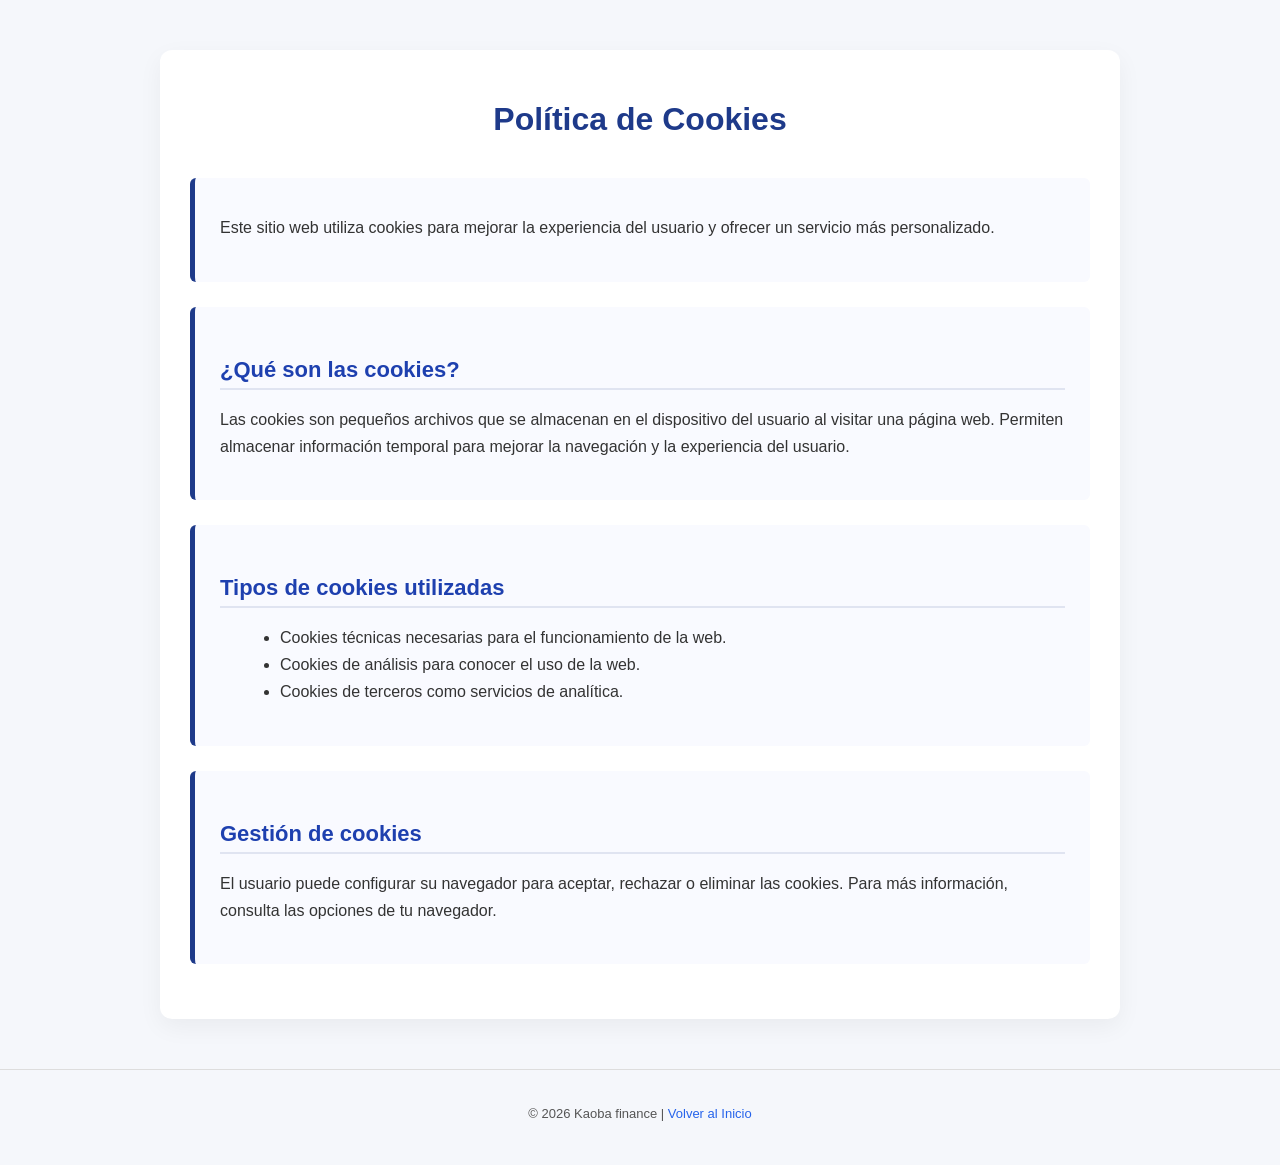
<file: cookies.html>
<!DOCTYPE html>
<html lang="es">
<head>
<meta charset="UTF-8">
<title>Política de Cookies</title>
  <link rel="icon" href="favicon.svg">
<meta name="viewport" content="width=device-width, initial-scale=1.0">
<style>
body {
  font-family: 'Arial', sans-serif;
  margin: 0;
  padding: 0;
  background: #f5f7fb;
  color: #333;
}

.container {
  max-width: 900px;
  margin: 50px auto;
  padding: 30px;
  background: #fff;
  border-radius: 12px;
  box-shadow: 0 8px 25px rgba(0,0,0,0.05);
}

h1 {
  text-align: center;
  color: #1e3a8a;
  margin-bottom: 40px;
  font-size: 32px;
}

h2 {
  color: #1e40af;
  margin-top: 30px;
  margin-bottom: 15px;
  font-size: 22px;
  border-bottom: 2px solid #e0e4f1;
  padding-bottom: 5px;
}

p {
  margin-bottom: 20px;
  line-height: 1.7;
}

ul {
  margin-left: 20px;
  margin-bottom: 20px;
  line-height: 1.7;
}

a {
  color: #2563eb;
  text-decoration: none;
}

a:hover {
  text-decoration: underline;
}

.footer {
  text-align: center;
  padding: 20px;
  font-size: 13px;
  color: #555;
  margin-top: 50px;
  border-top: 1px solid #ddd;
}

.section-card {
  background: #f9faff;
  border-left: 5px solid #1e3a8a;
  padding: 20px 25px;
  margin-bottom: 25px;
  border-radius: 6px;
}

@media(max-width: 600px){
  .container{
    padding: 20px;
    margin: 20px;
  }

  h1{
    font-size: 26px;
  }

  h2{
    font-size: 20px;
  }
}
</style>
</head>
<body>

<div class="container">
  <h1>Política de Cookies</h1>

  <div class="section-card">
    <p>
      Este sitio web utiliza cookies para mejorar la experiencia del usuario y ofrecer un servicio más personalizado.
    </p>
  </div>

  <div class="section-card">
    <h2>¿Qué son las cookies?</h2>
    <p>
      Las cookies son pequeños archivos que se almacenan en el dispositivo del usuario al visitar una página web. Permiten almacenar información temporal para mejorar la navegación y la experiencia del usuario.
    </p>
  </div>

  <div class="section-card">
    <h2>Tipos de cookies utilizadas</h2>
    <ul>
      <li>Cookies técnicas necesarias para el funcionamiento de la web.</li>
      <li>Cookies de análisis para conocer el uso de la web.</li>
      <li>Cookies de terceros como servicios de analítica.</li>
    </ul>
  </div>

  <div class="section-card">
    <h2>Gestión de cookies</h2>
    <p>
      El usuario puede configurar su navegador para aceptar, rechazar o eliminar las cookies. Para más información, consulta las opciones de tu navegador.
    </p>
  </div>

</div>

<footer class="footer">
  <p>&copy; 2026 Kaoba finance | <a href="index.html">Volver al Inicio</a></p>
</footer>

</body>
</html>
</file>
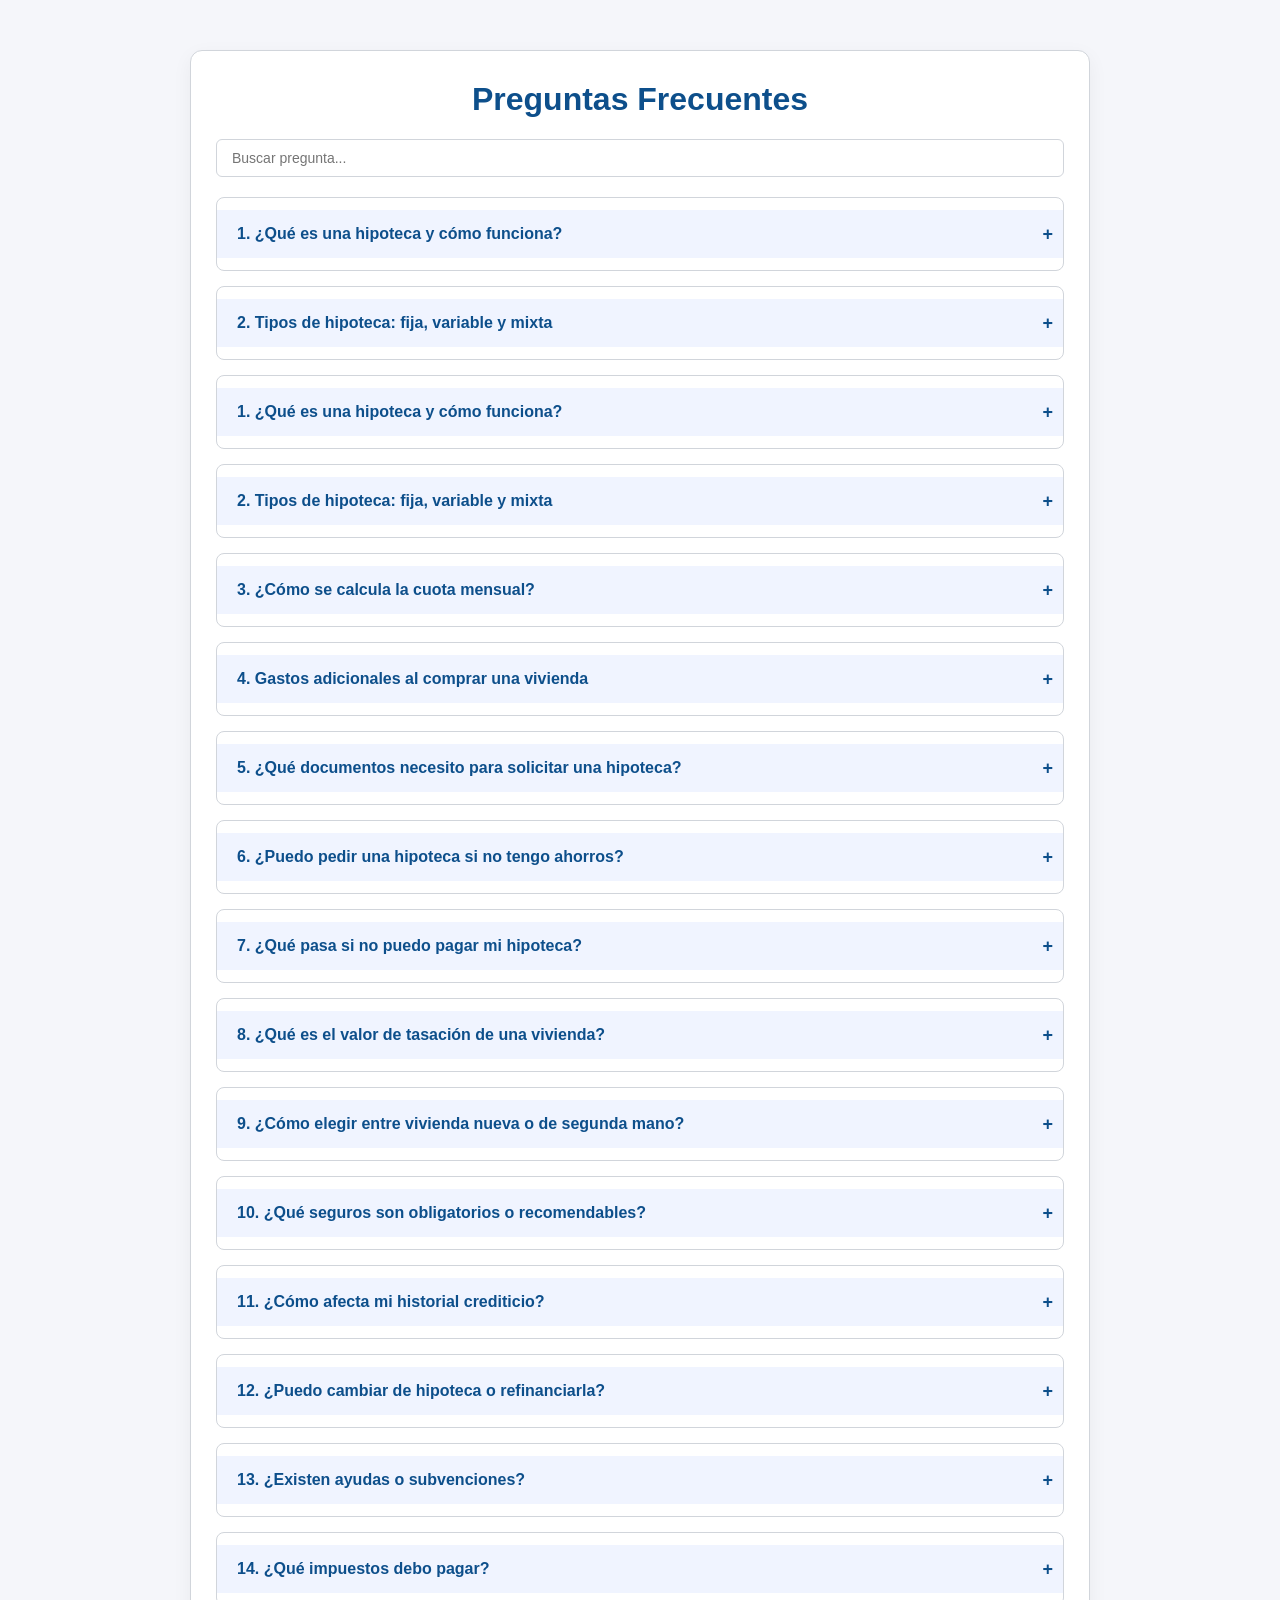
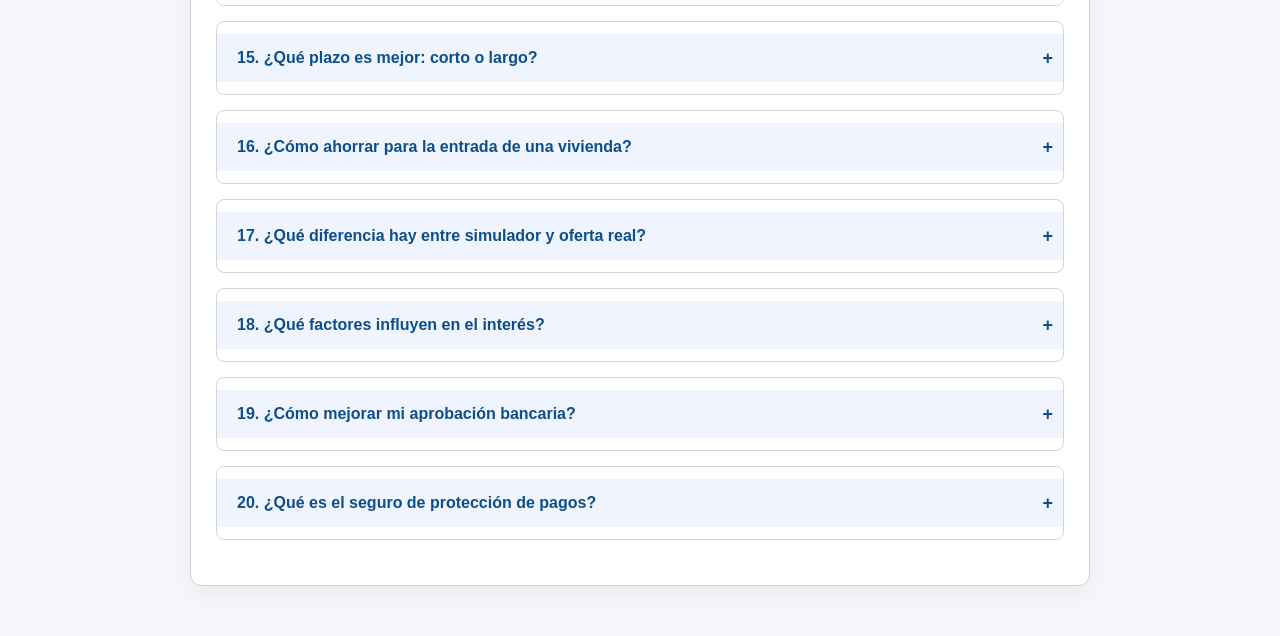
<file: faq.html>
<!DOCTYPE html>
<html lang="es">
<head>
<meta charset="UTF-8">
<title>Preguntas Frecuentes - Simula tu Hipoteca</title>
<link rel="stylesheet" href="style.css"> <!-- tu CSS principal -->
<style>
/* =========================
   ACORDEÓN FAQ + TARJETAS
========================= */
.faq-container {
  max-width: 900px;
  margin: 50px auto;
  padding: 30px 25px;
  background: #fff;
  border-radius: 12px;
  border: 1px solid #d1d5db;
  box-shadow: 0 6px 20px rgba(0,0,0,0.05);
}

#faqSearch {
  width: 100%;
  padding: 10px 15px;
  margin-bottom: 20px;
  border: 1px solid #d1d5db;
  border-radius: 6px;
  font-size: 14px;
  box-sizing: border-box;
}

.faq-item {
  margin-bottom: 15px;
  border: 1px solid #d1d5db;
  border-radius: 8px;
  overflow: hidden;
}

.faq-question {
  background: #f0f4ff;
  padding: 15px 20px;
  cursor: pointer;
  font-weight: bold;
  color: #0d4f8b;
  transition: background 0.2s;
}

.faq-question:hover {
  background: #e0e7ff;
}

.faq-answer {
  padding: 15px 20px;
  display: none;
  background: #f9fafb;
  line-height: 1.7;
  color: #1f2937;
}

.faq-answer ul {
  margin: 10px 0;
  padding-left: 20px;
}

.faq-answer li {
  margin-bottom: 5px;
}

/* Icono de + / - */
.faq-question::after {
  content: '+';
  float: right;
  font-weight: bold;
}

.faq-question.active::after {
  content: '-';
}

/* Responsive */
@media (max-width: 600px) {
  .faq-container {
    margin: 20px;
    padding: 20px;
  }
}
</style>
</head>
<body>

<body>

  <!-- Otros elementos de tu página (header, hero, simulador, etc.) -->

  <!-- -----------------------
       BLOQUE FAQ
  ------------------------ -->
  <div class="faq-container">
    <h1>Preguntas Frecuentes</h1>
    <input type="text" id="faqSearch" placeholder="Buscar pregunta...">

    <div class="faq-item">
      <div class="faq-question">1. ¿Qué es una hipoteca y cómo funciona?</div>
      <div class="faq-answer">
        Una hipoteca es un préstamo que el banco te da para comprar una casa. Pagas una cuota mensual que incluye parte del dinero prestado y los intereses.
      </div>
    </div>

    <div class="faq-item">
      <div class="faq-question">2. Tipos de hipoteca: fija, variable y mixta</div>
      <div class="faq-answer">
        <ul>
          <li><strong>Fija:</strong> cuota e interés constantes.</li>
          <li><strong>Variable:</strong> interés que puede subir o bajar.</li>
          <li><strong>Mixta:</strong> periodo inicial fijo y luego variable.</li>
        </ul>
      </div>
    </div>

    <!-- Continúa con las demás preguntas -->

  <!-- PREGUNTAS COMPLETAS -->
  <!-- Copia las 20 preguntas aquí como en el ejemplo anterior -->
  <!-- Pregunta 1 -->
  <div class="faq-item">
    <div class="faq-question">1. ¿Qué es una hipoteca y cómo funciona?</div>
    <div class="faq-answer">
      Una hipoteca es un préstamo que el banco te da para comprar una casa. Pagas una cuota mensual que incluye parte del dinero prestado y los intereses.
    </div>
  </div>

  <!-- Pregunta 2 -->
  <div class="faq-item">
    <div class="faq-question">2. Tipos de hipoteca: fija, variable y mixta</div>
    <div class="faq-answer">
      <ul>
        <li><strong>Fija:</strong> cuota e interés constantes durante todo el préstamo.</li>
        <li><strong>Variable:</strong> interés que puede subir o bajar según el mercado.</li>
        <li><strong>Mixta:</strong> periodo inicial fijo y luego variable.</li>
      </ul>
    </div>
  </div>

  <!-- Pregunta 3 -->
  <div class="faq-item">
    <div class="faq-question">3. ¿Cómo se calcula la cuota mensual?</div>
    <div class="faq-answer">
      La cuota depende del dinero que pediste, los intereses y el plazo del préstamo. Nuestro simulador te permite calcularlo automáticamente y ver diferentes escenarios.
    </div>
  </div>

  <!-- Pregunta 4 -->
  <div class="faq-item">
    <div class="faq-question">4. Gastos adicionales al comprar una vivienda</div>
    <div class="faq-answer">
      Además del precio, debes considerar: impuestos, notaría, registro, tasación y seguros obligatorios. Estos gastos pueden sumar un 10-15% extra del precio.
    </div>
  </div>

  <!-- Pregunta 5 -->
  <div class="faq-item">
    <div class="faq-question">5. ¿Qué documentos necesito para solicitar una hipoteca?</div>
    <div class="faq-answer">
      Normalmente: DNI o NIE, nóminas recientes, declaración de impuestos, contrato de trabajo y documentos de la vivienda que quieres comprar.
    </div>
  </div>

  <!-- Pregunta 6 -->
  <div class="faq-item">
    <div class="faq-question">6. ¿Puedo pedir una hipoteca si no tengo ahorros?</div>
    <div class="faq-answer">
      Algunos bancos requieren un porcentaje mínimo de entrada (habitualmente 20%). Sin ahorros, puede ser difícil, aunque existen opciones con aval o ayudas especiales.
    </div>
  </div>

  <!-- Pregunta 7 -->
  <div class="faq-item">
    <div class="faq-question">7. ¿Qué pasa si no puedo pagar mi hipoteca?</div>
    <div class="faq-answer">
      Es importante avisar al banco cuanto antes. Podrían ofrecer soluciones como aplazar pagos, reestructurar la deuda o refinanciar. Ignorar pagos puede llevar a problemas legales.
    </div>
  </div>

  <!-- Pregunta 8 -->
  <div class="faq-item">
    <div class="faq-question">8. ¿Qué es el valor de tasación de una vivienda?</div>
    <div class="faq-answer">
      Es el precio estimado por un profesional para determinar cuánto vale la casa. Los bancos lo usan para calcular cuánto prestarte.
    </div>
  </div>

  <!-- Pregunta 9 -->
  <div class="faq-item">
    <div class="faq-question">9. ¿Cómo elegir entre vivienda nueva o de segunda mano?</div>
    <div class="faq-answer">
      Considera el precio, estado de la vivienda, ubicación, impuestos y posibles reformas. Las viviendas nuevas suelen tener menos mantenimiento inicial.
    </div>
  </div>

  <!-- Pregunta 10 -->
  <div class="faq-item">
    <div class="faq-question">10. ¿Qué seguros son obligatorios o recomendables?</div>
    <div class="faq-answer">
      Obligatorio: seguro de hogar si lo exige el banco. Recomendables: seguro de vida y seguro de protección de pagos para cubrir imprevistos.
    </div>
  </div>

  <!-- Pregunta 11 -->
  <div class="faq-item">
    <div class="faq-question">11. ¿Cómo afecta mi historial crediticio?</div>
    <div class="faq-answer">
      Un historial limpio aumenta tus posibilidades de aprobación y puede bajar tu interés. Moras o deudas elevadas pueden dificultar obtener la hipoteca.
    </div>
  </div>

  <!-- Pregunta 12 -->
  <div class="faq-item">
    <div class="faq-question">12. ¿Puedo cambiar de hipoteca o refinanciarla?</div>
    <div class="faq-answer">
      Sí, se llama subrogación o refinanciación. Permite cambiar condiciones, banco o interés para reducir cuota o plazo.
    </div>
  </div>

  <!-- Pregunta 13 -->
  <div class="faq-item">
    <div class="faq-question">13. ¿Existen ayudas o subvenciones?</div>
    <div class="faq-answer">
      Sí, según tu edad, tipo de vivienda o situación económica. Consulta ayudas locales, como jóvenes o vivienda protegida.
    </div>
  </div>

  <!-- Pregunta 14 -->
  <div class="faq-item">
    <div class="faq-question">14. ¿Qué impuestos debo pagar?</div>
    <div class="faq-answer">
      Impuesto de Transmisiones Patrimoniales (ITP) o IVA para nueva construcción, más gastos de notaría y registro.
    </div>
  </div>

  <!-- Pregunta 15 -->
  <div class="faq-item">
    <div class="faq-question">15. ¿Qué plazo es mejor: corto o largo?</div>
    <div class="faq-answer">
      Plazo corto: pagas menos intereses pero cuota más alta. Plazo largo: cuota más baja pero pagas más intereses. Depende de tu capacidad de pago.
    </div>
  </div>

  <!-- Pregunta 16 -->
  <div class="faq-item">
    <div class="faq-question">16. ¿Cómo ahorrar para la entrada de una vivienda?</div>
    <div class="faq-answer">
      Haz un presupuesto mensual, reduce gastos innecesarios y destina un porcentaje fijo de tus ingresos para el ahorro.
    </div>
  </div>

  <!-- Pregunta 17 -->
  <div class="faq-item">
    <div class="faq-question">17. ¿Qué diferencia hay entre simulador y oferta real?</div>
    <div class="faq-answer">
      El simulador da estimaciones aproximadas de cuotas e intereses. La oferta real depende del banco, tus ingresos y condiciones legales.
    </div>
  </div>

  <!-- Pregunta 18 -->
  <div class="faq-item">
    <div class="faq-question">18. ¿Qué factores influyen en el interés?</div>
    <div class="faq-answer">
      Historial crediticio, plazo, tipo de hipoteca, situación económica del país y políticas del banco.
    </div>
  </div>

  <!-- Pregunta 19 -->
  <div class="faq-item">
    <div class="faq-question">19. ¿Cómo mejorar mi aprobación bancaria?</div>
    <div class="faq-answer">
      Mantén deudas bajas, ingresos estables y buen historial crediticio. Nuestro simulador te permite planificar antes de solicitarla.
    </div>
  </div>

  <!-- Pregunta 20 -->
  <div class="faq-item">
    <div class="faq-question">20. ¿Qué es el seguro de protección de pagos?</div>
    <div class="faq-answer">
      Es un seguro que cubre tu hipoteca temporalmente en caso de desempleo, enfermedad o accidente, evitando impagos.
    </div>
  </div>

</div>

<script>
const faqItems = document.querySelectorAll('.faq-item');
const searchInput = document.getElementById('faqSearch');

// Acordeón: solo una pregunta abierta
faqItems.forEach(item => {
  const question = item.querySelector('.faq-question');
  question.addEventListener('click', () => {
    faqItems.forEach(i => i.classList.remove('active'));
    item.classList.toggle('active');
  });
});

// Buscador FAQ
searchInput.addEventListener('input', () => {
  const filter = searchInput.value.toLowerCase();
  faqItems.forEach(item => {
    const questionText = item.querySelector('.faq-question').textContent.toLowerCase();
    if (questionText.includes(filter)) {
      item.style.display = '';
    } else {
      item.style.display = 'none';
    }
  });
});
</script>

</body>
</html>
</file>
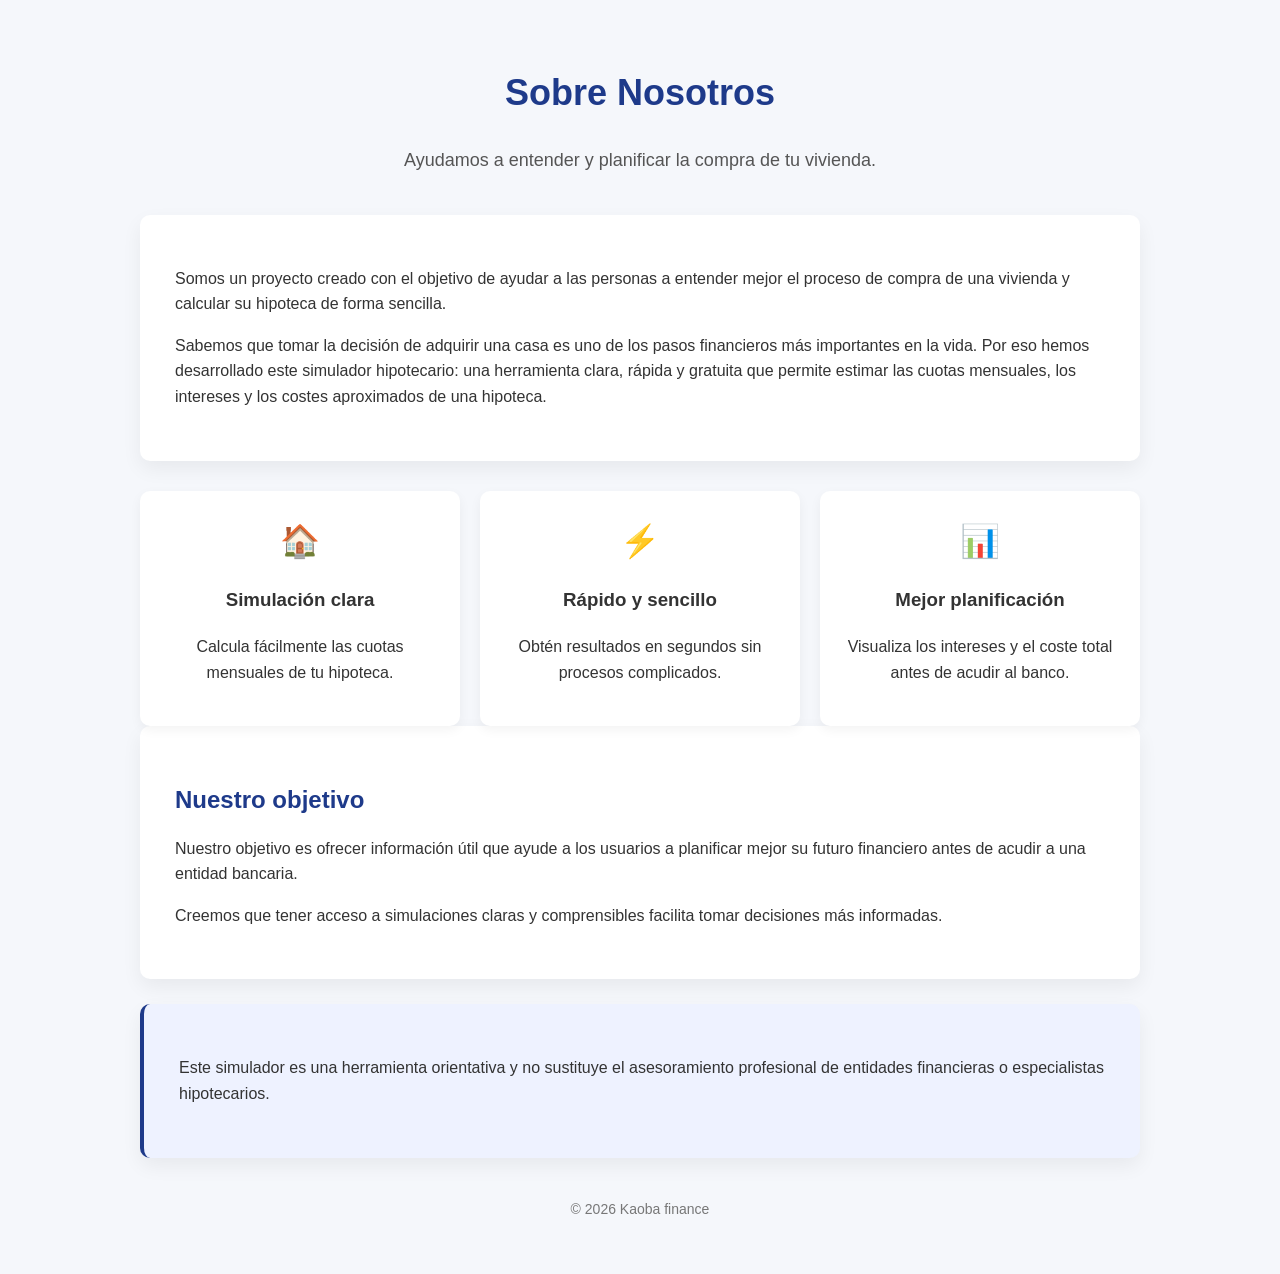
<file: sobre-nosotros.html>
<!DOCTYPE html>
<html lang="es">
<head>
<meta charset="UTF-8">
<meta name="viewport" content="width=device-width, initial-scale=1.0">
<title>Sobre Nosotros</title>
    <link rel="icon" href="favicon.svg">

<style>

body{
    font-family: Arial, Helvetica, sans-serif;
    margin:0;
    background:#f5f7fb;
    color:#333;
    line-height:1.6;
}

.container{
    max-width:1000px;
    margin:auto;
    padding:40px 20px;
}

.header{
    text-align:center;
    margin-bottom:40px;
}

.header h1{
    font-size:36px;
    color:#1e3a8a;
}

.header p{
    font-size:18px;
    color:#555;
}

.card{
    background:white;
    padding:35px;
    border-radius:10px;
    box-shadow:0 8px 20px rgba(0,0,0,0.06);
    margin-bottom:25px;
}

.card h2{
    color:#1e3a8a;
    margin-bottom:15px;
}

.features{
    display:grid;
    grid-template-columns:repeat(auto-fit,minmax(250px,1fr));
    gap:20px;
    margin-top:30px;
}

.feature{
    background:#ffffff;
    padding:25px;
    border-radius:10px;
    box-shadow:0 4px 12px rgba(0,0,0,0.05);
    text-align:center;
}

.feature-icon{
    font-size:32px;
    margin-bottom:10px;
}

.disclaimer{
    background:#eef2ff;
    border-left:4px solid #1e3a8a;
}

.footer{
    text-align:center;
    margin-top:40px;
    font-size:14px;
    color:#777;
}

</style>
</head>

<body>

<div class="container">

<div class="header">
<h1>Sobre Nosotros</h1>
<p>Ayudamos a entender y planificar la compra de tu vivienda.</p>
</div>

<div class="card">
<p>
Somos un proyecto creado con el objetivo de ayudar a las personas a entender mejor el proceso de compra de una vivienda y calcular su hipoteca de forma sencilla.
</p>

<p>
Sabemos que tomar la decisión de adquirir una casa es uno de los pasos financieros más importantes en la vida. Por eso hemos desarrollado este simulador hipotecario: una herramienta clara, rápida y gratuita que permite estimar las cuotas mensuales, los intereses y los costes aproximados de una hipoteca.
</p>
</div>

<div class="features">

<div class="feature">
<div class="feature-icon">🏠</div>
<h3>Simulación clara</h3>
<p>Calcula fácilmente las cuotas mensuales de tu hipoteca.</p>
</div>

<div class="feature">
<div class="feature-icon">⚡</div>
<h3>Rápido y sencillo</h3>
<p>Obtén resultados en segundos sin procesos complicados.</p>
</div>

<div class="feature">
<div class="feature-icon">📊</div>
<h3>Mejor planificación</h3>
<p>Visualiza los intereses y el coste total antes de acudir al banco.</p>
</div>

</div>

<div class="card">
<h2>Nuestro objetivo</h2>

<p>
Nuestro objetivo es ofrecer información útil que ayude a los usuarios a planificar mejor su futuro financiero antes de acudir a una entidad bancaria.
</p>

<p>
Creemos que tener acceso a simulaciones claras y comprensibles facilita tomar decisiones más informadas.
</p>
</div>

<div class="card disclaimer">
<p>
Este simulador es una herramienta orientativa y no sustituye el asesoramiento profesional de entidades financieras o especialistas hipotecarios.
</p>
</div>

<div class="footer">
<p>© 2026 Kaoba finance</p>
</div>

</div>

</body>
</html>
</file>
<file: style.css>
/* ==============================
RESET
============================== */
* {
box-sizing: border-box;
margin: 0;
padding: 0;
}

main {
  display: flex;
  flex-direction: column;
  gap: 40px;

  width: 100%;
  max-width: 1100px;
  margin: 20px auto 0 auto; /* 👈 sube el bloque */

  background: transparent; /* 👈 elimina fondo fantasma */
  padding: 20px;
}
#perfil {
  max-width: 700px;
  margin: 60px auto 0 auto;

  background: #ffffff;
  padding: 25px;
  border-radius: 12px;

  box-shadow: 0 10px 25px rgba(0,0,0,0.08);
}

.operaciones-section {
  margin-bottom: 60px;
}

/* ==============================
MOBILE FIX (ARREGLADO)
============================== */
@media (max-width: 768px) {

  main {
    width: 100%;
    margin: 0;
    padding: 15px;     /* 🔥 menos espacio en móvil */
    border-radius: 0;  /* 🔥 elimina efecto caja */
  }

  #perfil {
    margin-top: 30px;  /* 🔥 antes 100px → demasiado */
  }
}
/* ==============================
HEADER NORMAL (no fijo)
============================== */
/* HEADER NORMAL, no fijo, solo al inicio */
.logo-header {
  position: relative; /* no sticky ni fixed */
  width: 100%;
  padding: 20px 0;
  text-align: center;
  display: flex;
  flex-direction: column;
  align-items: center;
  background-color: rgba(245, 241, 231, 0.1); /* beige suave */
  box-shadow: none; /* sin sombra */
}

/* Logo principal */
.logo-inner .brand {
  font-size: 3rem;
  font-weight: 800;
  color: #2a5d8f; /* azul suave */
}

/* Subtítulo */
.logo-inner .subtitle {
  font-size: 2rem;
  font-weight: 600;
  color: #7a7a7a; /* gris suave */
  margin-top: 4px;
}

/* No tocar el body con padding-top */
body {
  padding-top: 0;
}
/* ==============================
RESPONSIVE
============================== */
@media (max-width: 992px) {
  .logo-inner .brand { font-size: 2.5rem; }
  .logo-inner .subtitle { font-size: 1.6rem; }
}
@media (max-width: 768px) {
  .logo-inner .brand { font-size: 2.2rem; }
  .logo-inner .subtitle { font-size: 1.4rem; }
}
@media (max-width: 576px) {
  .logo-inner .brand { font-size: 1.8rem; }
  .logo-inner .subtitle { font-size: 1.2rem; }
}
/* ==============================
CHECKBOX LEAD (ARREGLADO)
============================== */
.checkbox-linea {
display: flex;
align-items: center;
gap: 10px;
margin-top: 10px;
font-size: 14px;
cursor: pointer;
}

.checkbox-linea input {
width: 18px;
height: 18px;
margin: 0;
flex-shrink: 0;
}

.checkbox-linea a {
color: #0072CE;
text-decoration: underline;
}

/* ==============================
BASE
============================== */
body {
font-family: 'Inter', Arial, sans-serif;
background: #f5f6fa;
color: #2c3e50;
}

.container {
  width: 100%;
  margin: 0;
  padding: 0;
}

/* ==============================
TIPOGRAFÍA
============================== */
h1, h2, h3 {
color: #0d4f8b;
text-align: center;
margin-bottom: 15px;
}

/* ==============================
BRAND HEADER CON EURÍBOR
============================== */
.brand-title {
  display: flex;
  flex-direction: column;   /* columna: logo arriba, euríbor abajo */
  align-items: center;      /* centrado horizontal */
  gap: 10px;                /* espacio entre logo y euríbor */
  margin-bottom: 25px;
}

.brand-text {
  display: flex;
  flex-direction: column;         /* logo arriba, subtítulo abajo */
}

.brand-text .brand {
  font-size: 3rem;
  font-weight: 800;
  color: #2a5d8f; /* azul suave */
}

.brand-text .subtitle {
  font-size: 2rem;
  font-weight: 600;
  color: #7a7a7a; /* gris suave */
  margin-top: 4px;
}

.euribor-badge {
  white-space: nowrap;
  font-size: 14px;
  color: #0072CE;
  border: 1px solid #0072CE;
  border-radius: 8px;
  padding: 6px 12px;
  background: #e6f0fc;
  font-weight: 500;
  margin-bottom: 6px;
  align-self: flex-end; /* 👈 AÑADIR esto */
}
#camposVariable {
  display: flex;              /* 👈 FALTABA ESTO */
  justify-content: flex-end;  /* 👈 ESTO LO MUEVE A LA DERECHA */
  gap: 15px;
  flex-wrap: wrap;
}

#camposVariable label {
  width: auto;
  min-width: 140px;
}

#camposVariable input {
  text-align: right;
}
@media (max-width: 768px) {
  .brand-title {
    flex-direction: column !important;
    align-items: center !important;
  }
}
/* ==============================
GRID OPERACIONES
============================== */
.operaciones-grid {
display: flex;
flex-wrap: wrap;
gap: 20px;
align-items: flex-start;
}

.operaciones-grid .operacion-card {
flex: 1 1 calc(33.33% - 20px);
}

.operaciones-grid-centro {
justify-content: center;
}

/* ==============================
TARJETAS
============================== */

/* ==============================
SISTEMA UNIFICADO DE TARJETAS
============================== */

/* BASE GLOBAL */
.card,
.resultado-card,
.operacion-card {
background: #fff;
border-radius: 12px;
border: 1px solid #e5e7eb;
transition: all 0.3s ease;
}

/* HOVER GLOBAL */
.card:hover,
.resultado-card:hover,
.operacion-card:hover {
transform: translateY(-4px);
box-shadow: 0 10px 20px rgba(0,0,0,0.1);
border-color: #0072CE;
}

/* ==============================
TARJETAS PRINCIPALES (OPERACIONES)
============================== */
.operacion-card {
  flex: 0 1 320px;   /* 🔥 clave */
  max-width: 320px;  /* 🔥 evita que crezcan */

  display: flex;
  flex-direction: column;
  padding: 18px;
  cursor: pointer;
}
.operaciones-grid {
  justify-content: center;
}

.operacion-card h3 {
font-size: 16px;
margin-bottom: 5px;
}

.operacion-card p {
font-size: 13px;
color: #6b7280;
}
.operaciones-section {
  max-width: 1100px;
  margin: 0 auto;
  padding: 0 20px;
}

.operaciones-grid .operacion-card {
  flex: 1 1 300px;
  max-width: 350px;
}
/* ==============================
CARDS RESULTADOS
============================== */
.cards,
.resultados-container {
display: flex;
gap: 12px;
overflow-x: auto;
padding-bottom: 5px;
}

.card,
.resultado-card {
flex: 0 0 160px;
text-align: center;
padding: 12px;
}

.resultado-card strong {
display: block;
font-size: 18px;
color: #0d4f8b;
margin-top: 5px;
}

.resultado-card span {
font-size: 12px;
color: #6b7280;
}
/* ==============================
ACORDEÓN
============================== */
.card-content {
max-height: 0;
overflow: hidden;
transition: 0.4s;
}

.card-content.open {
max-height: 500px;
margin-top: 10px;
}

/* ==============================
FORMULARIOS
============================== */
input {
width: 100%;
}

select {
width: 100%;
}

input, select {
padding: 10px;
margin: 6px 0 14px;
border-radius: 8px;
border: 1px solid #d1d5db;
font-size: 14px;
}

input:focus, select:focus {
border-color: #0072CE;
outline: none;
box-shadow: 0 0 4px rgba(0,114,206,0.3);
}

/* SELECT TITULARES */
#perfilTitulares {
width: auto;
min-width: 140px;
max-width: 180px;
padding: 6px 10px;
font-size: 13px;
border-radius: 6px;
background: #fff;
cursor: pointer;
}
#perfil h2 {
  text-align: left;
  border-left: 4px solid #0072CE;
  padding-left: 12px;
  margin-bottom: 20px;
}
/* ==============================
BOTONES
============================== */
button {
background-color: #0072CE;
color: #fff;
border: none;
border-radius: 8px;
padding: 10px 18px;
cursor: pointer;
font-weight: 600;
transition: 0.3s;
}

button:hover {
background-color: #005bb5;
}

/* ==============================
TITULARES
============================== */
.titulares-grid {
display: flex;
gap: 15px;
flex-wrap: wrap; /* 🔥 clave */
}

.titular {
flex: 1 1 300px; /* 🔥 ancho mínimo decente */
min-width: 280px; /* evita que se encojan demasiado */
padding: 15px;
border-radius: 10px;
background: #f9fafb;
border: 1px solid #ddd;
font-size: 14px;
}

.help-icon {
  display: inline-flex;
  align-items: center;
  justify-content: center;
  width: 16px;
  height: 16px;
  margin-left: 6px;
  border-radius: 50%;
  background: #e5e7eb;
  color: #6b7280;
  font-size: 11px;
  font-weight: bold;
  cursor: pointer;
  position: relative;
}

.help-icon:hover {
  background: #0d4f8b;
  color: white;
}

.help-icon::after {
  content: attr(data-tooltip);
  position: absolute;
  bottom: 125%;
  left: 50%;
  transform: translateX(-50%);
  background: #111827;
  color: #fff;
  padding: 6px 8px;
  border-radius: 6px;
  font-size: 12px;
  width: 200px;
  opacity: 0;
  pointer-events: none;
  transition: 0.2s;
}

.help-icon {
  position: relative;
  z-index: 10;
}

.help-icon::after {
  z-index: 9999;
}

.help-icon:hover::after {
  opacity: 1;
}
/* ==============================
CARDS RESULTADOS
============================== */
.cards,
.resultados-container {
  overflow-x: auto;
  overflow-y: visible; /* 🔥 clave */
}

.card, .resultado-card {
flex: 0 0 160px;
text-align: center;
background: #fff;
border-radius: 10px;
padding: 12px;
border: 1px solid #ddd;
}

.resultado-card {
border: 1px solid #e5e7eb;
background: #ffffff;
transition: 0.25s;
}

.resultado-card:hover {
transform: translateY(-4px);
box-shadow: 0 8px 18px rgba(0,0,0,0.1);
}

.resultado-card strong {
display: block;
font-size: 18px;
color: #0d4f8b;
}

.resultado-card span {
font-size: 12px;
color: #6b7280;
}
/* ==============================
TABLA
============================== */
#tablaContainer {
max-height: 300px;
overflow-y: auto;
margin-top: 15px;
}

#tablaContainer table {
width: 100%;
border-collapse: collapse;
background: #fff;
}

#tablaContainer table th,
#tablaContainer table td {
padding: 10px;
text-align: center;
border-bottom: 1px solid #e5e7eb;
font-size: 13px;
}

#tablaContainer table th {
background: #f3f4f6;
position: sticky;
top: 0;
font-weight: 600;
}
/* ==============================
TOGGLE VIVIENDA
============================== */
#toggleVivienda {
cursor: pointer;
border: 2px solid #e0e0e0;
border-radius: 12px;
padding: 16px;
background: #fff;
transition: 0.25s;
}

#toggleVivienda:hover {
border-color: #0072CE;
transform: translateY(-2px);
}

#toggleVivienda.active {
border-color: #0072CE;
background: #e6f0fc;
}

/* ==============================
BOTÓN FLOTANTE
============================== */
#btnCalculadoraFlotante {
  position: fixed;
  bottom: 20px;
  right: 20px;
  width: 44px;
  height: 44px;
  border-radius: 50%;
 background: #0072CE; /* 👈 igual que FAQ */
  color: #fff;
  display: flex;
  align-items: center;
  justify-content: center;
  z-index: 900;
}
#btnCalculadoraFlotante svg {
  width: 100%;
  height: 100%;
}
#btnCalculadoraFlotante,
#faqButton {
  transition: 0.2s;
}

#btnCalculadoraFlotante:hover,
#faqButton:hover {
  filter: brightness(0.9);
}

body.modal-open::before {
  content: "";
  position: fixed;
  inset: 0;
  background: rgba(0,0,0,0.4);
  z-index: 1500;
}
/* ==============================
FAQ
============================== */
.faq-container {
max-width: 800px;
margin: 40px auto;
padding: 0 20px;
}

/* Ajuste FAQ móvil */
#faqButton {
position: fixed;
bottom: 90px; /* lo separa del footer y de la calculadora */
right: 20px;
width: 40px;
height: 40px;
border-radius: 50%;
background: #8c8c8c;
color: #fff;
display: flex;
align-items: center;
justify-content: center;
font-size: 26px;
text-decoration: none;
z-index: 1000; /* se asegura que esté por encima de otros elementos */
}
#faqButton:hover {
  background: #6f6f6f;
}
.faq-item {
border-bottom: 1px solid #e5e7eb;
padding: 12px 0;
}

.faq-question {
  font-weight: 600;
  cursor: pointer;
  position: relative;
  padding-right: 30px; /* 👈 más espacio para el icono */
}

.faq-question::after {
  content: "+";
  position: absolute;
  right: 10px; /* 👈 lo separa del borde */
  top: 50%;
  transform: translateY(-50%); /* 👈 centrado vertical perfecto */
  font-weight: bold;
  font-size: 18px;
}

.faq-answer {
max-height: 0;
overflow: hidden;
transition: max-height 0.3s ease, padding 0.3s ease;
padding-top: 0;
font-size: 14px;
color: #6b7280;
}

.faq-answer.open {
max-height: 500px; /* ajustable al contenido */
padding-top: 8px;
}

.faq-question.open::after {
content: "-";
}

/* Responsive */
@media (max-width: 768px) {
.faq-container {
max-width: 100%;
padding: 0 15px;
}

.faq-question {
font-size: 16px;
}

.faq-answer {
font-size: 14px;
}
}
/* ==============================
MODAL
============================== */
#modalCalculadora {
  display: none;
  position: fixed;
  top: 0;
  left: 0;

  width: 100%;
  height: 100%;

  background: rgba(0,0,0,0.5);

  display: flex;
  align-items: center;
  justify-content: center;

  z-index: 3000;
}

#modalCalculadora.open {
  display: flex;
}
.modal-content {
  background: #fff;
  width: 90%;
  max-width: 500px;

  max-height: 90vh;
  overflow-y: auto;

  padding: 25px;
  border-radius: 12px;

  box-shadow: 0 20px 40px rgba(0,0,0,0.2);
}
@media (max-width: 768px) {
#modalCalculadora {
bottom: 30px; /* se separa del borde inferior */
right: 10px; /* pequeño margen a la derecha */
left: 10px; /* para centrarlo y no tocar los bordes */
width: auto; /* ocupa el espacio disponible con márgenes */
max-width: 360px; /* opcional para que no sea demasiado grande */
border-radius: 12px;
padding: 20px;
}
}
/* ==============================
FOOTER AJUSTADO
============================== */
footer {
background: linear-gradient(to bottom, #111827, #0b1220);
color: #fff;
padding: 50px 20px 30px;
font-family: 'Inter', Arial, sans-serif;
}

footer .footer-top {
max-width: 1100px;
margin: auto;
display: flex;
flex-wrap: wrap;
justify-content: space-between;
gap: 30px;
}

footer .footer-logo {
display: flex;
flex-direction: column;
gap: 5px;
}

footer .footer-logo .brand-main {
font-size: 24px;
font-weight: bold;
color: #ffffff;
}

footer .footer-logo .brand-sub {
font-size: 14px;
color: #9ca3af;
}

footer .footer-links,
footer .footer-social {
display: flex;
flex-direction: column;
gap: 8px;
}

footer .footer-links a,
footer .footer-social a {
font-size: 13px;
color: #9ca3af;
text-decoration: none;
transition: 0.2s;
}

footer .footer-links a:hover,
footer .footer-social a:hover {
color: #ffffff;
}

footer .footer-bottom {
text-align: center;
margin-top: 40px;
border-top: 1px solid #374151;
padding-top: 15px;
font-size: 12px;
color: #9ca3af;
}
/* ==============================
MENSAJE PERFIL (RESULTADO)
============================== */
.mensaje-perfil {
  margin-top: 15px;
  padding: 14px 16px;

  border-radius: 10px;
  font-size: 14px;
  line-height: 1.6;

  background: #f9fafb;
  border: 1px solid #e5e7eb;

  white-space: normal;
}

/* Estado OK */
.mensaje-ok {
  background: #e6f9f0;
  color: #0a7a4b;
  border-color: #b6f0d1;
}

/* Estado warning */
.mensaje-warning {
  background: #fff4e5;
  color: #a66300;
  border-color: #ffe0b3;
}
/* ==============================
RESPONSIVE FOOTER
============================== */
@media (max-width: 768px) {
footer .footer-top {
flex-direction: column;
align-items: center;
text-align: center;
}

footer .footer-links,
footer .footer-social {
align-items: center;
text-align: center;
}
}
@media (max-width: 768px) {
.operacion-card {
flex: 0 1 100%;
}

.titulares-grid {
flex-direction: column;
}

.cards {
flex-wrap: wrap;
}

.card {
flex: 1 1 45%;
}

.lead-mensaje {
display: none;
margin-top: 12px;
font-size: 14px;
font-weight: 500;
}

.lead-mensaje.ok {
display: block;
color: #16a34a;
}
}
</file>
